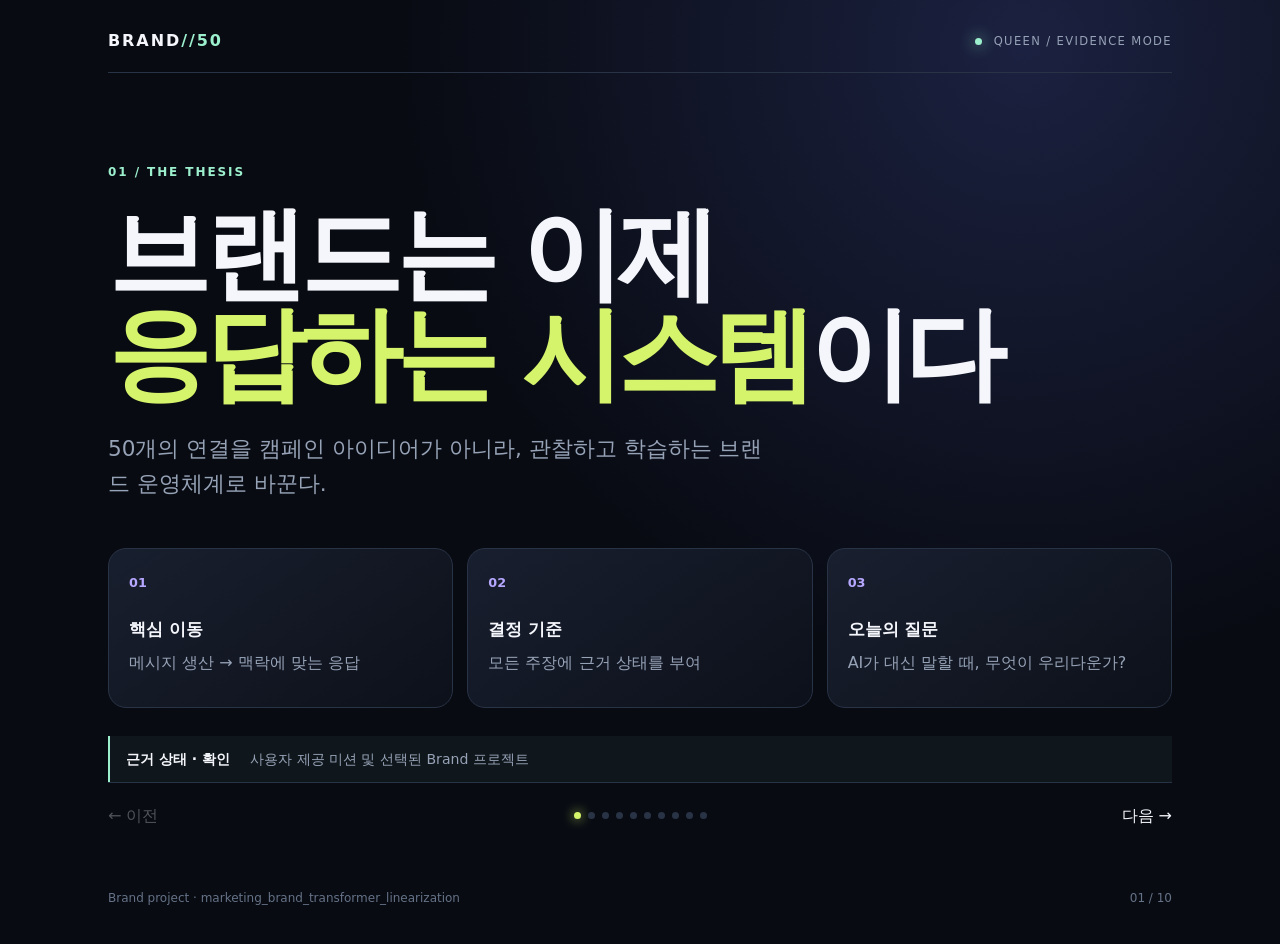
<file: docs/brand-strategy/index.html>
<!doctype html>
<html lang="ko">
<head>
  <meta charset="utf-8"><meta name="viewport" content="width=device-width,initial-scale=1">
  <meta name="description" content="AI 시대 브랜드 마케팅 전략 — QUEEN ontology workspace">
  <title>BRAND//50 — AI 브랜드 전략</title>
  <link rel="stylesheet" href="styles.css">
</head>
<body>
  <div class="shell">
    <header class="topbar"><a class="brand" href="#p0">BRAND<span>//50</span></a><div class="status"><i></i> QUEEN / EVIDENCE MODE</div></header>
    <main id="app" aria-live="polite"></main>
    <footer><span>Brand project · marketing_brand_transformer_linearization</span><span id="counter"></span></footer>
  </div>
  <script>
    const pages = [
      {k:'01',ey:'THE THESIS',title:'브랜드는 이제<br><em>응답하는 시스템</em>이다',body:'50개의 연결을 캠페인 아이디어가 아니라, 관찰하고 학습하는 브랜드 운영체계로 바꾼다.',cards:[['핵심 이동','메시지 생산 → 맥락에 맞는 응답'],['결정 기준','모든 주장에 근거 상태를 부여'],['오늘의 질문','AI가 대신 말할 때, 무엇이 우리다운가?']]},
      {k:'02',ey:'AUDIENCE CONTEXT',title:'고객을 세그먼트가 아닌<br><em>상황</em>으로 읽는다',body:'Audience Context는 사람을 고정된 타깃이 아니라 순간·욕구·제약의 조합으로 본다.',cards:[['상황','지금 무엇을 하려는가'],['긴장','무엇이 선택을 막는가'],['신호','어떤 말과 행동이 변하고 있는가']]},
      {k:'03',ey:'CULTURAL SIGNAL',title:'변화를 예측하지 말고<br><em>신호를 포착</em>한다',body:'Cultural Signal → 해석 → 기회. AI는 신호를 넓게 모으고, 사람은 의미와 경계를 결정한다.',cards:[['수집','검색·대화·커뮤니티 신호'],['해석','반복되는 맥락과 반론'],['기회','브랜드가 개입할 만한 간극']]},
      {k:'04',ey:'PROPOSITION',title:'좋은 포지셔닝은<br><em>증명 가능한 약속</em>이다',body:'문제와 해결가치를 한 문장으로 만들고, 증거 청크와 연결해 과장을 차단한다.',cards:[['문제','고객의 실제 마찰'],['약속','우리가 바꾸는 결과'],['증명','출처·사례·한계']]},
      {k:'05',ey:'CONTENT SYSTEM',title:'콘텐츠를 많이 만들지 말고<br><em>흐르게</em> 만든다',body:'하나의 메시지가 포맷과 채널을 바꾸며 재사용되는 Content System을 만든다.',cards:[['Message','한 문장 중심축'],['Format','숏폼·롱폼·대화형'],['Channel','발견 → 신뢰 → 전환']]},
      {k:'06',ey:'AI EXPERIENCE',title:'개인화의 시작은<br><em>동의와 기억</em>이다',body:'AI Experience는 맞춤형 답변보다 먼저 데이터 동의, 기억 범위, 설명 가능성을 설계한다.',cards:[['Consent','무엇을 기억할지 선택'],['Memory','브랜드·고객 맥락의 경계'],['Response','개인화된 다음 행동']]},
      {k:'07',ey:'COMMUNITY LOOP',title:'고객을 도달률이 아닌<br><em>기여자</em>로 만든다',body:'참여 → 기여 → 확산의 루프가 브랜드 자산이 된다. 보상보다 소속감과 영향력을 설계한다.',cards:[['참여','질문에 답하고'],['기여','경험을 남기고'],['확산','다음 사람의 결정을 돕는다']]},
      {k:'08',ey:'TRUST & GOVERNANCE',title:'신뢰는 카피가 아니라<br><em>인터페이스</em>다',body:'출처, 검토 상태, 공개 범위를 UI에 드러내면 브랜드의 AI 사용이 검증 가능해진다.',cards:[['확인','확인된 근거'],['가설','검증할 주장'],['미확인','보류하고 추가 확인']]},
      {k:'09',ey:'EXPERIMENT',title:'캠페인을 런칭하지 말고<br><em>학습을 런칭</em>한다',body:'가설 → 실행 → 측정 → 학습. 숫자를 장식하지 않고 다음 의사결정과 연결한다.',cards:[['Hypothesis','무엇이 바뀔까'],['Signal','무슨 행동을 볼까'],['Learn','무엇을 중단·확대할까']]},
      {k:'10',ey:'90-DAY ROADMAP',title:'작게 증명하고<br><em>빠르게 연결</em>한다',body:'90일 동안 하나의 고객 상황과 하나의 약속을 골라, 근거가 남는 AI 브랜드 루프를 만든다.',cards:[['01–30','맥락·약속·증거 정리'],['31–60','AI 경험·콘텐츠 실험'],['61–90','학습 공유·확장 판단']]}
    ];
    const app=document.querySelector('#app'), counter=document.querySelector('#counter');
    function render(){const i=Math.max(0,Math.min(9,Number(location.hash.slice(2))||0)),p=pages[i]; app.innerHTML=`<section class="hero"><div class="eyebrow">${p.k} / ${p.ey}</div><h1>${p.title}</h1><p class="lede">${p.body}</p><div class="grid">${p.cards.map((c,n)=>`<article class="card"><b>0${n+1}</b><h2>${c[0]}</h2><p>${c[1]}</p></article>`).join('')}</div><div class="evidence"><strong>근거 상태 · ${i===0?'확인':'가설'}</strong><span>${i===0?'사용자 제공 미션 및 선택된 Brand 프로젝트':'실제 온톨로지 청크 연결 전 — 전략 가설로 표시'}</span></div></section><nav class="pager"><a class="prev" href="#p${Math.max(0,i-1)}" ${i===0?'aria-disabled="true"':''}>← 이전</a><div class="dots">${pages.map((_,n)=>`<a href="#p${n}" class="${n===i?'active':''}" aria-label="${n+1}페이지"></a>`).join('')}</div><a class="next" href="#p${Math.min(9,i+1)}" ${i===9?'aria-disabled="true"':''}>다음 →</a></nav>`; counter.textContent=`${String(i+1).padStart(2,'0')} / 10`; document.title=`${p.ey} — BRAND//50`;}
    addEventListener('hashchange',render); if(!location.hash) location.hash='#p0'; render();
  </script>
</body>
</html>
</file>
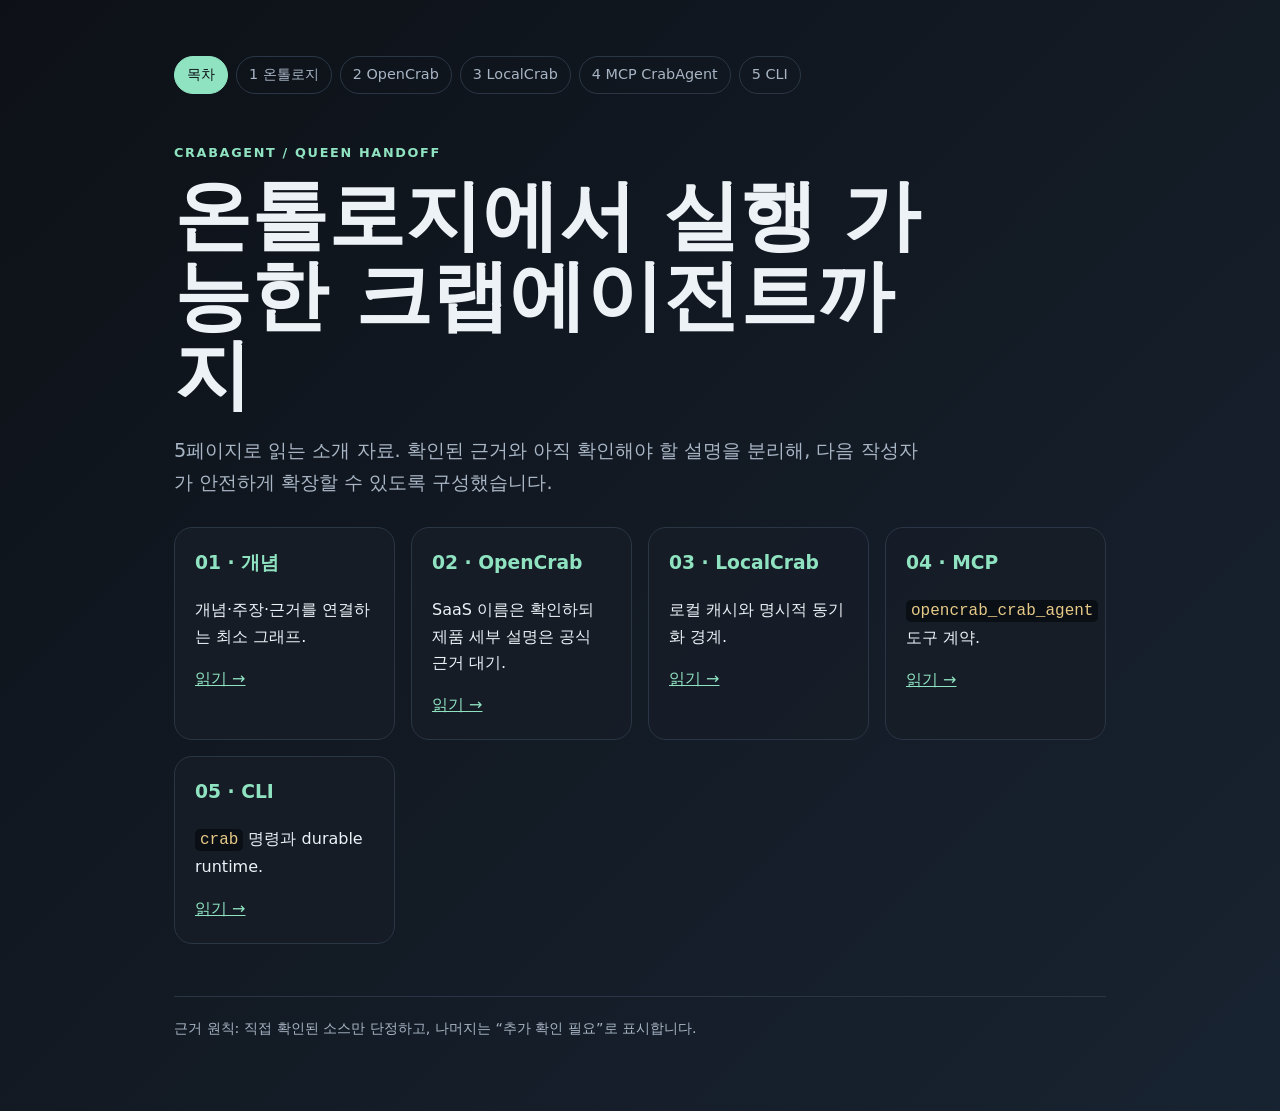
<file: docs/intro/index.html>
<!doctype html><html lang="ko"><head><meta charset="utf-8"><meta name="viewport" content="width=device-width,initial-scale=1"><title>CrabAgent 소개</title><link rel="stylesheet" href="styles.css"></head><body><main>
<nav aria-label="소개 페이지"><a aria-current="page" href="index.html">목차</a><a href="page-1-ontology.html">1 온톨로지</a><a href="page-2-opencrab.html">2 OpenCrab</a><a href="page-3-localcrab.html">3 LocalCrab</a><a href="page-4-mcp.html">4 MCP CrabAgent</a><a href="page-5-cli.html">5 CLI</a></nav>
<p class="eyebrow">CrabAgent / QUEEN handoff</p><h1>온톨로지에서 실행 가능한 크랩에이전트까지</h1><p class="lede">5페이지로 읽는 소개 자료. 확인된 근거와 아직 확인해야 할 설명을 분리해, 다음 작성자가 안전하게 확장할 수 있도록 구성했습니다.</p>
<div class="grid"><section class="card"><h3>01 · 개념</h3><p>개념·주장·근거를 연결하는 최소 그래프.</p><a href="page-1-ontology.html">읽기 →</a></section><section class="card"><h3>02 · OpenCrab</h3><p>SaaS 이름은 확인하되 제품 세부 설명은 공식 근거 대기.</p><a href="page-2-opencrab.html">읽기 →</a></section><section class="card"><h3>03 · LocalCrab</h3><p>로컬 캐시와 명시적 동기화 경계.</p><a href="page-3-localcrab.html">읽기 →</a></section><section class="card"><h3>04 · MCP</h3><p><code>opencrab_crab_agent</code> 도구 계약.</p><a href="page-4-mcp.html">읽기 →</a></section><section class="card"><h3>05 · CLI</h3><p><code>crab</code> 명령과 durable runtime.</p><a href="page-5-cli.html">읽기 →</a></section></div>
<footer>근거 원칙: 직접 확인된 소스만 단정하고, 나머지는 “추가 확인 필요”로 표시합니다.</footer></main></body></html>
</file>
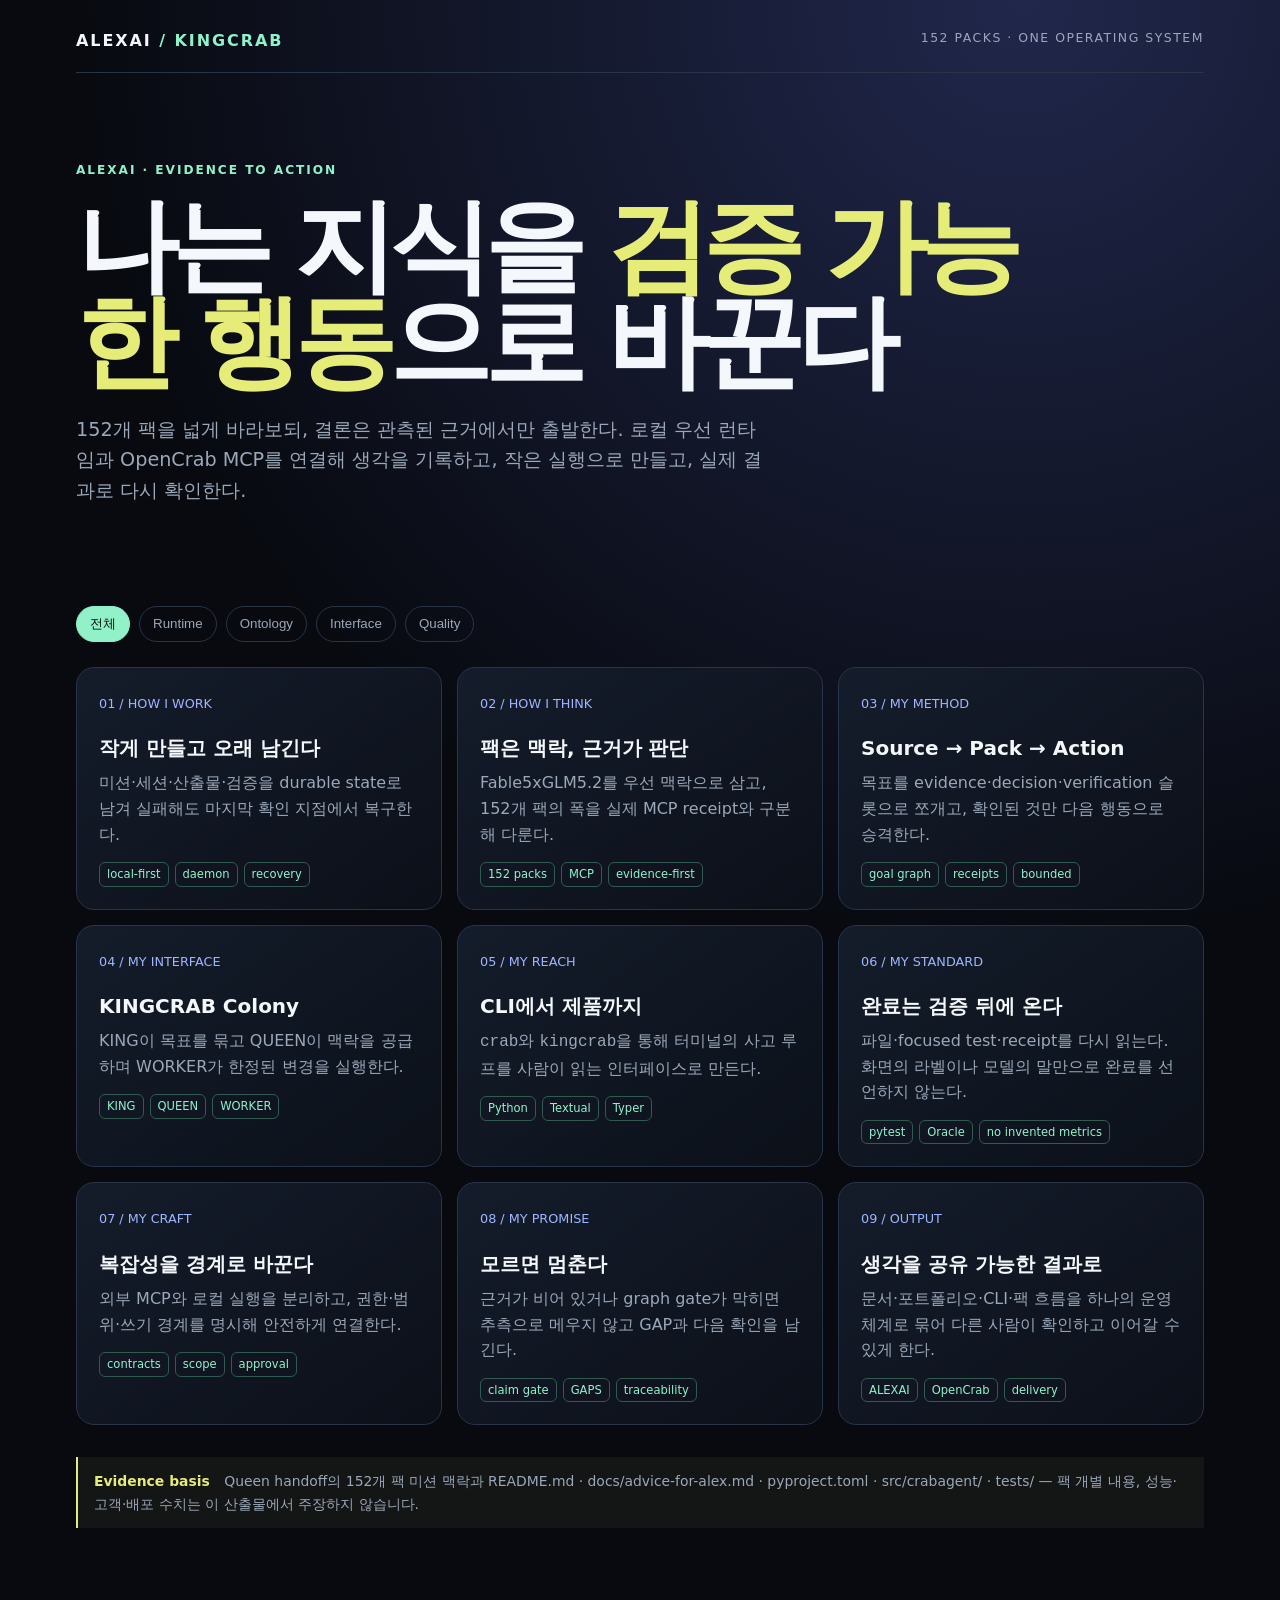
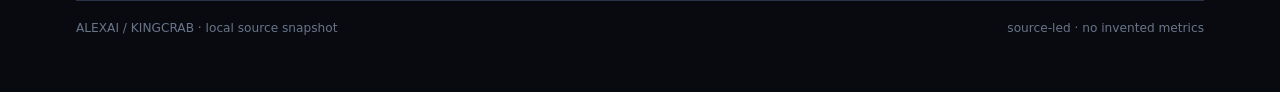
<file: docs/portfolio/index.html>
<!doctype html>
<html lang="ko">
<head>
  <meta charset="utf-8"><meta name="viewport" content="width=device-width,initial-scale=1">
  <meta name="description" content="ALEXAI — 근거를 실행 가능한 시스템으로 바꾸는 사람">
  <title>ALEXAI — Evidence to Action</title>
  <style>
    :root{color-scheme:dark;--bg:#080a10;--panel:#111722;--line:#283448;--text:#f4f7fb;--muted:#9aa8ba;--mint:#91f2c9;--yellow:#e5ed78;--blue:#9eb5ff}*{box-sizing:border-box}body{margin:0;background:radial-gradient(circle at 80% 0,#20274b 0,#080a10 48%);color:var(--text);font:16px/1.6 Inter,system-ui,sans-serif}.wrap{max-width:1180px;margin:auto;padding:28px 26px 54px}.top{display:flex;justify-content:space-between;border-bottom:1px solid var(--line);padding-bottom:18px}.logo{font-weight:800;letter-spacing:.12em}.logo b{color:var(--mint)}.tag{color:var(--muted);font-size:.78rem;letter-spacing:.12em}.hero{padding:88px 0 55px}.eyebrow{color:var(--mint);font-size:.76rem;letter-spacing:.16em;font-weight:700}.hero h1{font-size:clamp(3rem,8vw,7rem);line-height:.94;letter-spacing:-.07em;margin:18px 0 24px;max-width:950px}.hero h1 em{font-style:normal;color:var(--yellow)}.hero p{max-width:690px;color:var(--muted);font-size:1.2rem}.toolbar{display:flex;gap:9px;flex-wrap:wrap;margin:25px 0}.filter{border:1px solid var(--line);border-radius:999px;background:transparent;color:var(--muted);padding:8px 13px;cursor:pointer}.filter.active,.filter:hover{background:var(--mint);border-color:var(--mint);color:#07110d}.grid{display:grid;grid-template-columns:repeat(3,1fr);gap:15px}.card{background:linear-gradient(145deg,rgba(21,29,44,.95),rgba(12,16,25,.95));border:1px solid var(--line);border-radius:18px;padding:22px;min-height:205px}.card .num{color:var(--blue);font-size:.8rem}.card h2{font-size:1.25rem;margin:17px 0 6px}.card p{color:var(--muted);margin:0 0 15px}.chips{display:flex;gap:6px;flex-wrap:wrap}.chip{font-size:.72rem;color:var(--mint);border:1px solid #315a50;border-radius:6px;padding:2px 7px}.evidence{margin-top:32px;border-left:2px solid var(--yellow);background:rgba(229,237,120,.05);padding:13px 16px;color:var(--muted);font-size:.87rem}.evidence strong{color:var(--yellow);margin-right:10px}footer{display:flex;justify-content:space-between;border-top:1px solid var(--line);margin-top:72px;padding-top:18px;color:#68758a;font-size:.76rem}@media(max-width:760px){.wrap{padding:20px 16px}.hero{padding:60px 0 35px}.grid{grid-template-columns:1fr}.tag{display:none}footer{display:block}footer span{display:block;margin-top:6px}}
  </style>
</head>
<body>
  <div class="wrap">
    <header class="top"><div class="logo">ALEXAI <b>/ KINGCRAB</b></div><div class="tag">152 PACKS · ONE OPERATING SYSTEM</div></header>
    <main>
      <section class="hero"><div class="eyebrow">ALEXAI · EVIDENCE TO ACTION</div><h1>나는 지식을 <em>검증 가능한 행동</em>으로 바꾼다</h1><p>152개 팩을 넓게 바라보되, 결론은 관측된 근거에서만 출발한다. 로컬 우선 런타임과 OpenCrab MCP를 연결해 생각을 기록하고, 작은 실행으로 만들고, 실제 결과로 다시 확인한다.</p></section>
      <div class="toolbar" role="group" aria-label="기술 영역 필터"><button class="filter active" data-filter="all">전체</button><button class="filter" data-filter="runtime">Runtime</button><button class="filter" data-filter="ontology">Ontology</button><button class="filter" data-filter="interface">Interface</button><button class="filter" data-filter="quality">Quality</button></div>
      <section class="grid" id="stack" aria-live="polite">
        <article class="card" data-kind="runtime"><span class="num">01 / HOW I WORK</span><h2>작게 만들고 오래 남긴다</h2><p>미션·세션·산출물·검증을 durable state로 남겨 실패해도 마지막 확인 지점에서 복구한다.</p><div class="chips"><span class="chip">local-first</span><span class="chip">daemon</span><span class="chip">recovery</span></div></article>
        <article class="card" data-kind="ontology"><span class="num">02 / HOW I THINK</span><h2>팩은 맥락, 근거가 판단</h2><p>Fable5xGLM5.2를 우선 맥락으로 삼고, 152개 팩의 폭을 실제 MCP receipt와 구분해 다룬다.</p><div class="chips"><span class="chip">152 packs</span><span class="chip">MCP</span><span class="chip">evidence-first</span></div></article>
        <article class="card" data-kind="ontology"><span class="num">03 / MY METHOD</span><h2>Source → Pack → Action</h2><p>목표를 evidence·decision·verification 슬롯으로 쪼개고, 확인된 것만 다음 행동으로 승격한다.</p><div class="chips"><span class="chip">goal graph</span><span class="chip">receipts</span><span class="chip">bounded</span></div></article>
        <article class="card" data-kind="interface"><span class="num">04 / MY INTERFACE</span><h2>KINGCRAB Colony</h2><p>KING이 목표를 묶고 QUEEN이 맥락을 공급하며 WORKER가 한정된 변경을 실행한다.</p><div class="chips"><span class="chip">KING</span><span class="chip">QUEEN</span><span class="chip">WORKER</span></div></article>
        <article class="card" data-kind="interface"><span class="num">05 / MY REACH</span><h2>CLI에서 제품까지</h2><p><code>crab</code>와 <code>kingcrab</code>을 통해 터미널의 사고 루프를 사람이 읽는 인터페이스로 만든다.</p><div class="chips"><span class="chip">Python</span><span class="chip">Textual</span><span class="chip">Typer</span></div></article>
        <article class="card" data-kind="quality"><span class="num">06 / MY STANDARD</span><h2>완료는 검증 뒤에 온다</h2><p>파일·focused test·receipt를 다시 읽는다. 화면의 라벨이나 모델의 말만으로 완료를 선언하지 않는다.</p><div class="chips"><span class="chip">pytest</span><span class="chip">Oracle</span><span class="chip">no invented metrics</span></div></article>
        <article class="card" data-kind="runtime"><span class="num">07 / MY CRAFT</span><h2>복잡성을 경계로 바꾼다</h2><p>외부 MCP와 로컬 실행을 분리하고, 권한·범위·쓰기 경계를 명시해 안전하게 연결한다.</p><div class="chips"><span class="chip">contracts</span><span class="chip">scope</span><span class="chip">approval</span></div></article>
        <article class="card" data-kind="quality"><span class="num">08 / MY PROMISE</span><h2>모르면 멈춘다</h2><p>근거가 비어 있거나 graph gate가 막히면 추측으로 메우지 않고 GAP과 다음 확인을 남긴다.</p><div class="chips"><span class="chip">claim gate</span><span class="chip">GAPS</span><span class="chip">traceability</span></div></article>
        <article class="card" data-kind="runtime"><span class="num">09 / OUTPUT</span><h2>생각을 공유 가능한 결과로</h2><p>문서·포트폴리오·CLI·팩 흐름을 하나의 운영체계로 묶어 다른 사람이 확인하고 이어갈 수 있게 한다.</p><div class="chips"><span class="chip">ALEXAI</span><span class="chip">OpenCrab</span><span class="chip">delivery</span></div></article>
      </section>
      <div class="evidence"><strong>Evidence basis</strong> Queen handoff의 152개 팩 미션 맥락과 README.md · docs/advice-for-alex.md · pyproject.toml · src/crabagent/ · tests/ — 팩 개별 내용, 성능·고객·배포 수치는 이 산출물에서 주장하지 않습니다.</div>
    </main>
    <footer><span>ALEXAI / KINGCRAB · local source snapshot</span><span>source-led · no invented metrics</span></footer>
  </div>
  <script>const buttons=[...document.querySelectorAll('.filter')],cards=[...document.querySelectorAll('.card')];buttons.forEach(b=>b.addEventListener('click',()=>{buttons.forEach(x=>x.classList.toggle('active',x===b));const f=b.dataset.filter;cards.forEach(c=>c.hidden=f!=='all'&&c.dataset.kind!==f)}));</script>
</body>
</html>
</file>
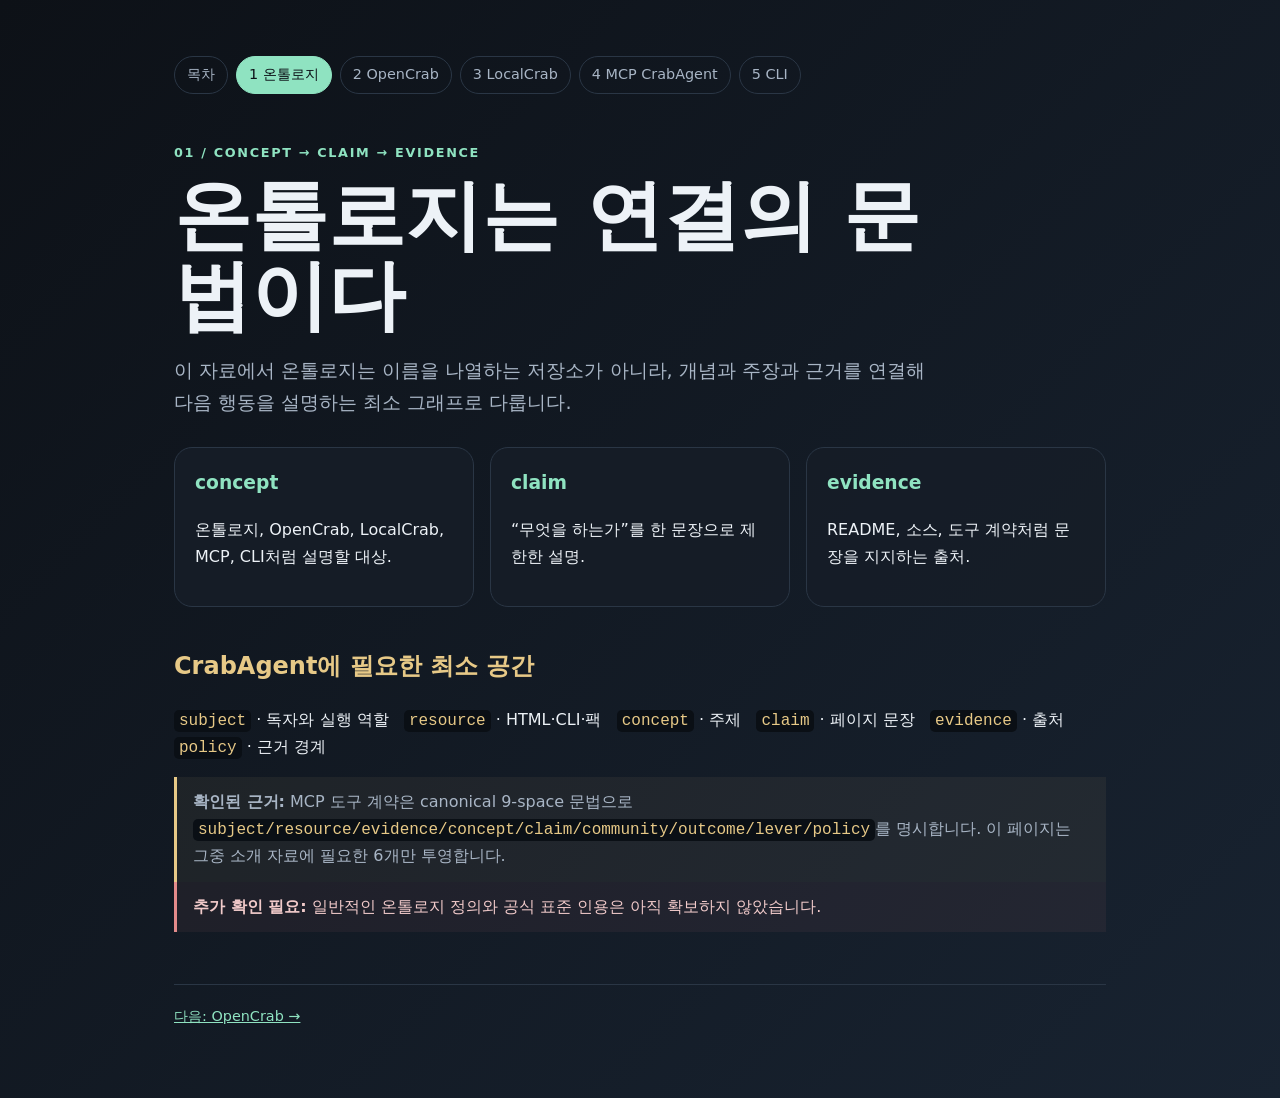
<file: docs/intro/page-1-ontology.html>
<!doctype html><html lang="ko"><head><meta charset="utf-8"><meta name="viewport" content="width=device-width,initial-scale=1"><title>1. 온톨로지</title><link rel="stylesheet" href="styles.css"></head><body><main>
<nav aria-label="소개 페이지"><a href="index.html">목차</a><a aria-current="page" href="page-1-ontology.html">1 온톨로지</a><a href="page-2-opencrab.html">2 OpenCrab</a><a href="page-3-localcrab.html">3 LocalCrab</a><a href="page-4-mcp.html">4 MCP CrabAgent</a><a href="page-5-cli.html">5 CLI</a></nav>
<p class="eyebrow">01 / concept → claim → evidence</p><h1>온톨로지는 연결의 문법이다</h1><p class="lede">이 자료에서 온톨로지는 이름을 나열하는 저장소가 아니라, 개념과 주장과 근거를 연결해 다음 행동을 설명하는 최소 그래프로 다룹니다.</p>
<div class="grid"><section class="card"><h3>concept</h3><p>온톨로지, OpenCrab, LocalCrab, MCP, CLI처럼 설명할 대상.</p></section><section class="card"><h3>claim</h3><p>“무엇을 하는가”를 한 문장으로 제한한 설명.</p></section><section class="card"><h3>evidence</h3><p>README, 소스, 도구 계약처럼 문장을 지지하는 출처.</p></section></div>
<h2>CrabAgent에 필요한 최소 공간</h2><p><code>subject</code> · 독자와 실행 역할 &nbsp; <code>resource</code> · HTML·CLI·팩 &nbsp; <code>concept</code> · 주제 &nbsp; <code>claim</code> · 페이지 문장 &nbsp; <code>evidence</code> · 출처 &nbsp; <code>policy</code> · 근거 경계</p>
<div class="evidence"><strong>확인된 근거:</strong> MCP 도구 계약은 canonical 9-space 문법으로 <code>subject/resource/evidence/concept/claim/community/outcome/lever/policy</code>를 명시합니다. 이 페이지는 그중 소개 자료에 필요한 6개만 투영합니다.</div>
<div class="pending"><strong>추가 확인 필요:</strong> 일반적인 온톨로지 정의와 공식 표준 인용은 아직 확보하지 않았습니다.</div>
<footer><a href="page-2-opencrab.html">다음: OpenCrab →</a></footer></main></body></html>
</file>
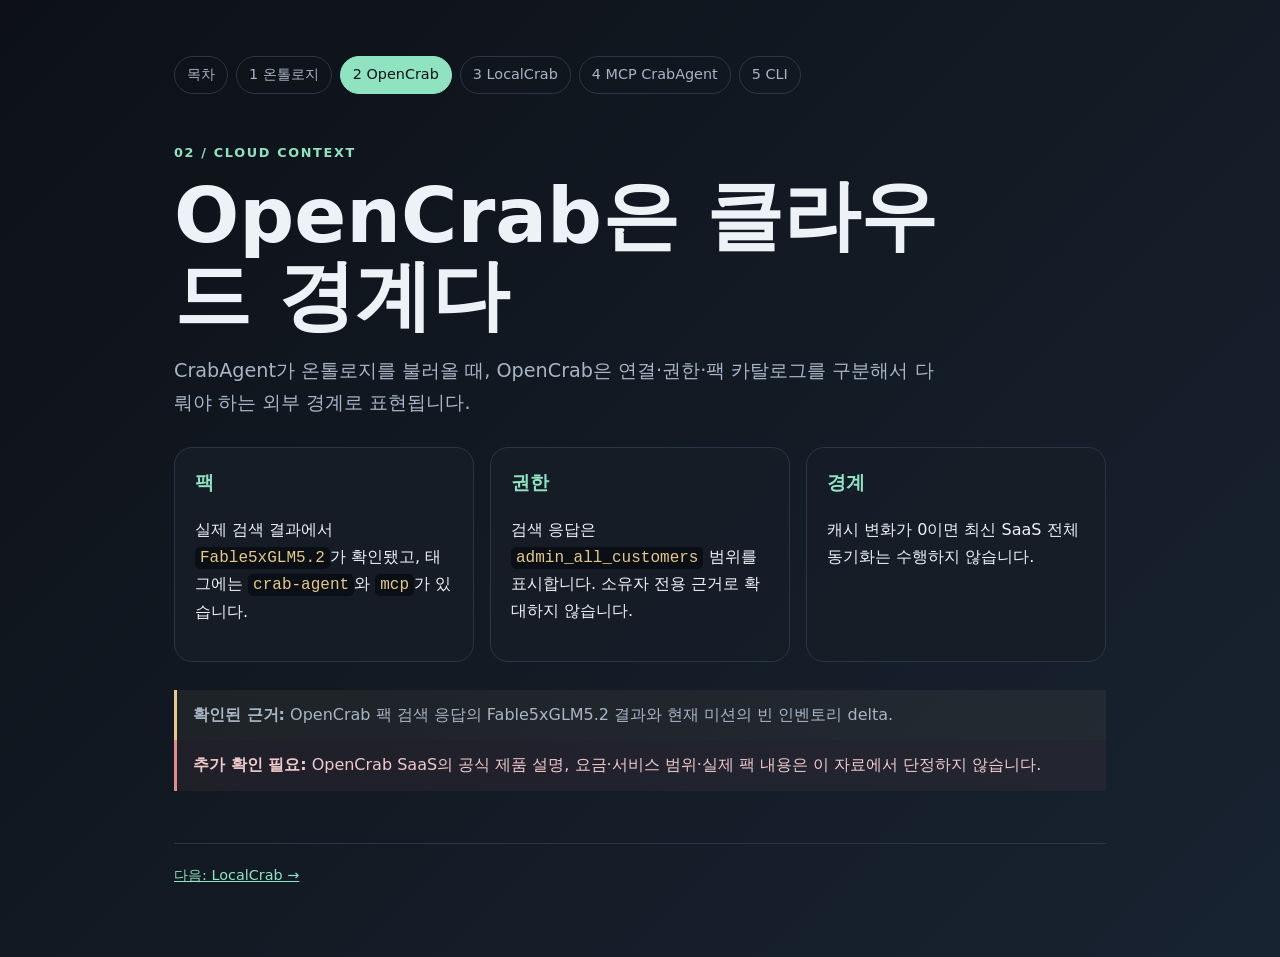
<file: docs/intro/page-2-opencrab.html>
<!doctype html><html lang="ko"><head><meta charset="utf-8"><meta name="viewport" content="width=device-width,initial-scale=1"><title>2. OpenCrab</title><link rel="stylesheet" href="styles.css"></head><body><main>
<nav aria-label="소개 페이지"><a href="index.html">목차</a><a href="page-1-ontology.html">1 온톨로지</a><a aria-current="page" href="page-2-opencrab.html">2 OpenCrab</a><a href="page-3-localcrab.html">3 LocalCrab</a><a href="page-4-mcp.html">4 MCP CrabAgent</a><a href="page-5-cli.html">5 CLI</a></nav>
<p class="eyebrow">02 / cloud context</p><h1>OpenCrab은 클라우드 경계다</h1><p class="lede">CrabAgent가 온톨로지를 불러올 때, OpenCrab은 연결·권한·팩 카탈로그를 구분해서 다뤄야 하는 외부 경계로 표현됩니다.</p>
<div class="grid"><section class="card"><h3>팩</h3><p>실제 검색 결과에서 <code>Fable5xGLM5.2</code>가 확인됐고, 태그에는 <code>crab-agent</code>와 <code>mcp</code>가 있습니다.</p></section><section class="card"><h3>권한</h3><p>검색 응답은 <code>admin_all_customers</code> 범위를 표시합니다. 소유자 전용 근거로 확대하지 않습니다.</p></section><section class="card"><h3>경계</h3><p>캐시 변화가 0이면 최신 SaaS 전체 동기화는 수행하지 않습니다.</p></section></div>
<div class="evidence"><strong>확인된 근거:</strong> OpenCrab 팩 검색 응답의 Fable5xGLM5.2 결과와 현재 미션의 빈 인벤토리 delta.</div>
<div class="pending"><strong>추가 확인 필요:</strong> OpenCrab SaaS의 공식 제품 설명, 요금·서비스 범위·실제 팩 내용은 이 자료에서 단정하지 않습니다.</div>
<footer><a href="page-3-localcrab.html">다음: LocalCrab →</a></footer></main></body></html>
</file>
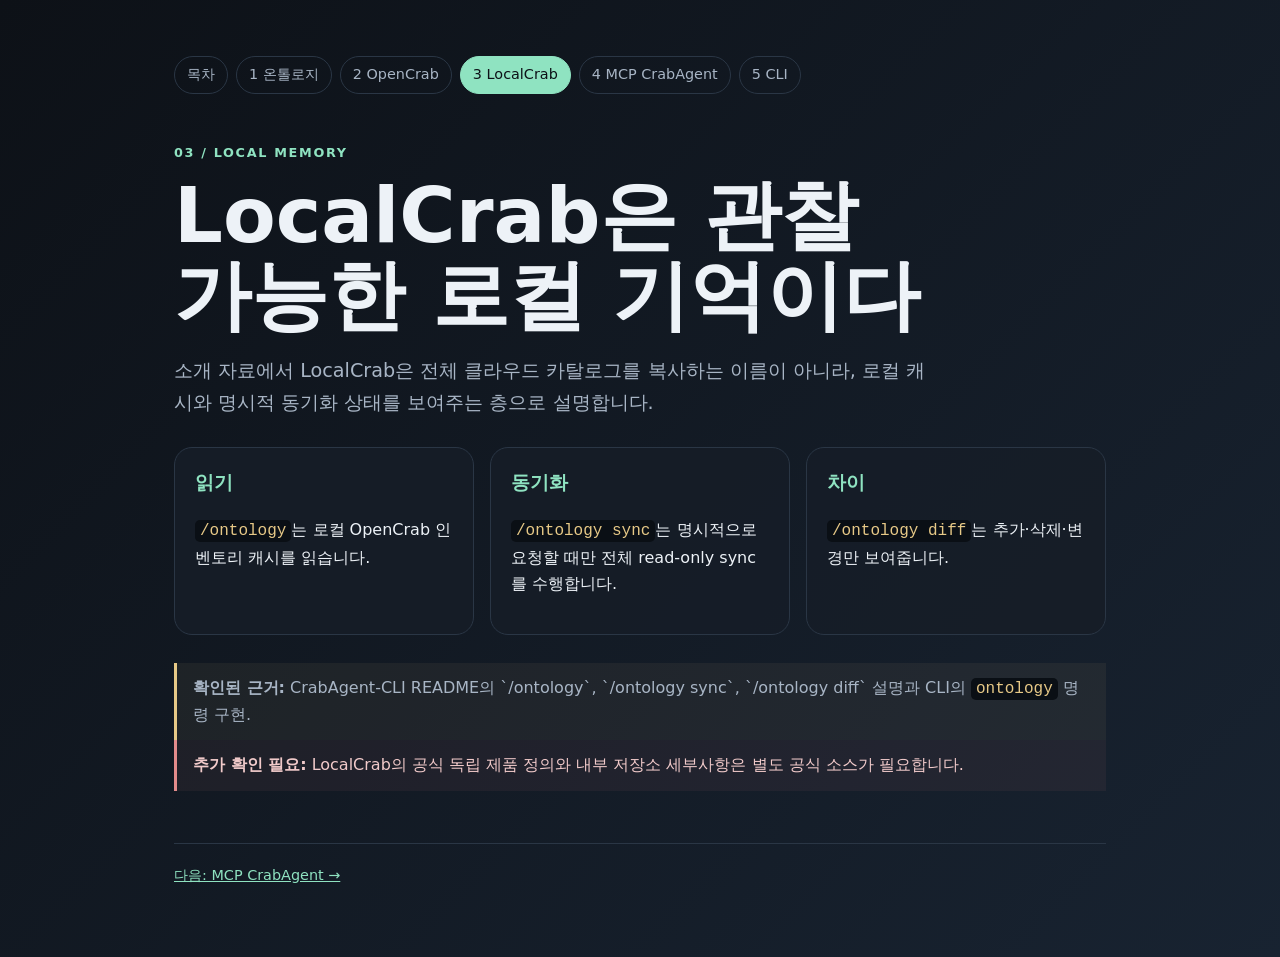
<file: docs/intro/page-3-localcrab.html>
<!doctype html><html lang="ko"><head><meta charset="utf-8"><meta name="viewport" content="width=device-width,initial-scale=1"><title>3. LocalCrab</title><link rel="stylesheet" href="styles.css"></head><body><main>
<nav aria-label="소개 페이지"><a href="index.html">목차</a><a href="page-1-ontology.html">1 온톨로지</a><a href="page-2-opencrab.html">2 OpenCrab</a><a aria-current="page" href="page-3-localcrab.html">3 LocalCrab</a><a href="page-4-mcp.html">4 MCP CrabAgent</a><a href="page-5-cli.html">5 CLI</a></nav>
<p class="eyebrow">03 / local memory</p><h1>LocalCrab은 관찰 가능한 로컬 기억이다</h1><p class="lede">소개 자료에서 LocalCrab은 전체 클라우드 카탈로그를 복사하는 이름이 아니라, 로컬 캐시와 명시적 동기화 상태를 보여주는 층으로 설명합니다.</p>
<div class="grid"><section class="card"><h3>읽기</h3><p><code>/ontology</code>는 로컬 OpenCrab 인벤토리 캐시를 읽습니다.</p></section><section class="card"><h3>동기화</h3><p><code>/ontology sync</code>는 명시적으로 요청할 때만 전체 read-only sync를 수행합니다.</p></section><section class="card"><h3>차이</h3><p><code>/ontology diff</code>는 추가·삭제·변경만 보여줍니다.</p></section></div>
<div class="evidence"><strong>확인된 근거:</strong> CrabAgent-CLI README의 `/ontology`, `/ontology sync`, `/ontology diff` 설명과 CLI의 <code>ontology</code> 명령 구현.</div>
<div class="pending"><strong>추가 확인 필요:</strong> LocalCrab의 공식 독립 제품 정의와 내부 저장소 세부사항은 별도 공식 소스가 필요합니다.</div>
<footer><a href="page-4-mcp.html">다음: MCP CrabAgent →</a></footer></main></body></html>
</file>
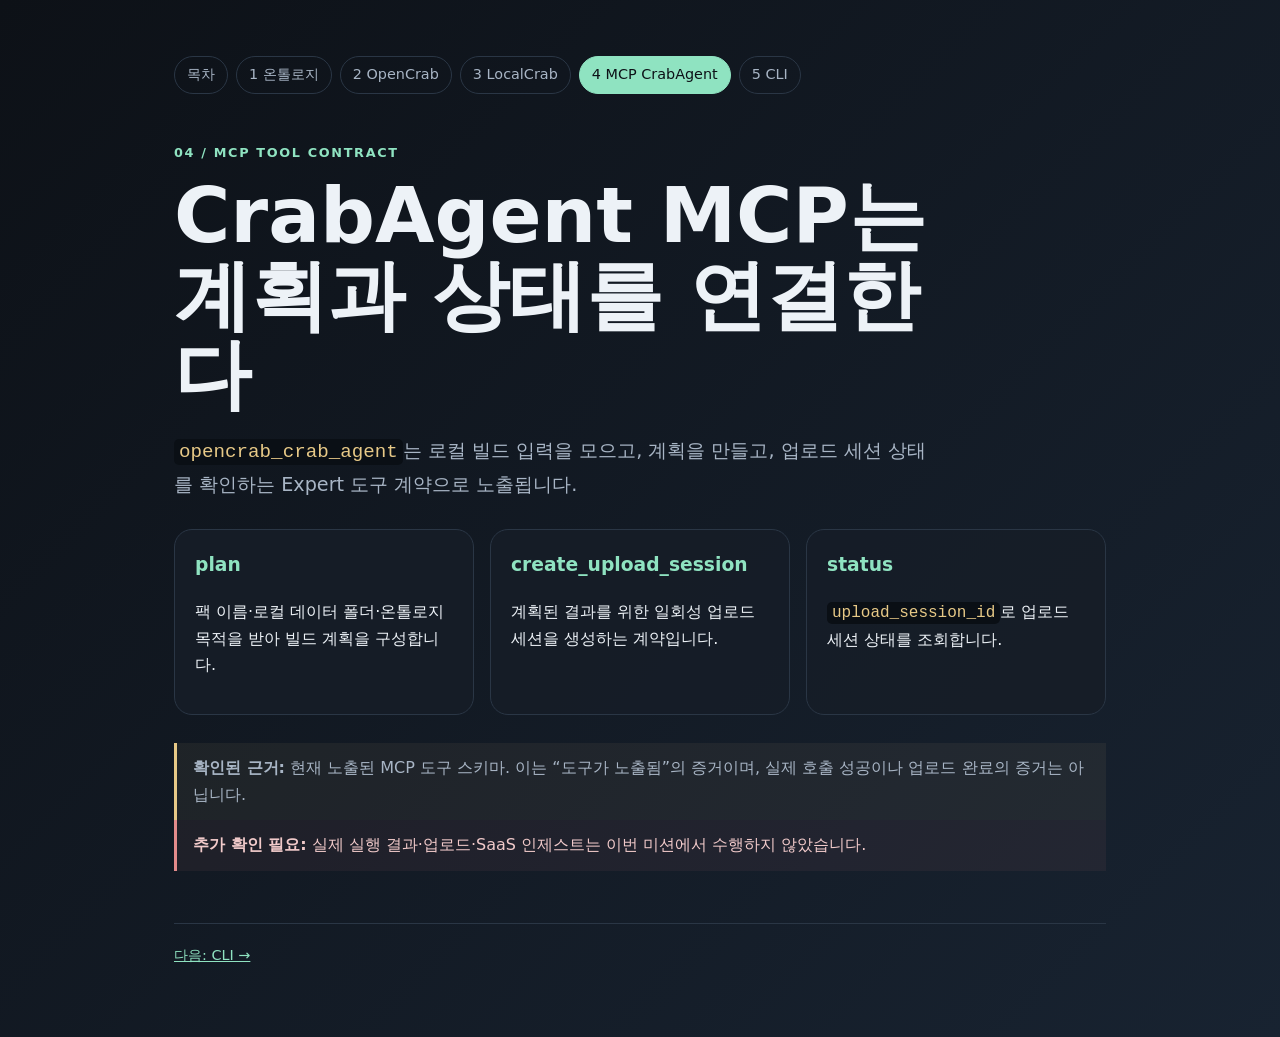
<file: docs/intro/page-4-mcp.html>
<!doctype html><html lang="ko"><head><meta charset="utf-8"><meta name="viewport" content="width=device-width,initial-scale=1"><title>4. MCP CrabAgent</title><link rel="stylesheet" href="styles.css"></head><body><main>
<nav aria-label="소개 페이지"><a href="index.html">목차</a><a href="page-1-ontology.html">1 온톨로지</a><a href="page-2-opencrab.html">2 OpenCrab</a><a href="page-3-localcrab.html">3 LocalCrab</a><a aria-current="page" href="page-4-mcp.html">4 MCP CrabAgent</a><a href="page-5-cli.html">5 CLI</a></nav>
<p class="eyebrow">04 / mcp tool contract</p><h1>CrabAgent MCP는 계획과 상태를 연결한다</h1><p class="lede"><code>opencrab_crab_agent</code>는 로컬 빌드 입력을 모으고, 계획을 만들고, 업로드 세션 상태를 확인하는 Expert 도구 계약으로 노출됩니다.</p>
<div class="grid"><section class="card"><h3>plan</h3><p>팩 이름·로컬 데이터 폴더·온톨로지 목적을 받아 빌드 계획을 구성합니다.</p></section><section class="card"><h3>create_upload_session</h3><p>계획된 결과를 위한 일회성 업로드 세션을 생성하는 계약입니다.</p></section><section class="card"><h3>status</h3><p><code>upload_session_id</code>로 업로드 세션 상태를 조회합니다.</p></section></div>
<div class="evidence"><strong>확인된 근거:</strong> 현재 노출된 MCP 도구 스키마. 이는 “도구가 노출됨”의 증거이며, 실제 호출 성공이나 업로드 완료의 증거는 아닙니다.</div>
<div class="pending"><strong>추가 확인 필요:</strong> 실제 실행 결과·업로드·SaaS 인제스트는 이번 미션에서 수행하지 않았습니다.</div>
<footer><a href="page-5-cli.html">다음: CLI →</a></footer></main></body></html>
</file>
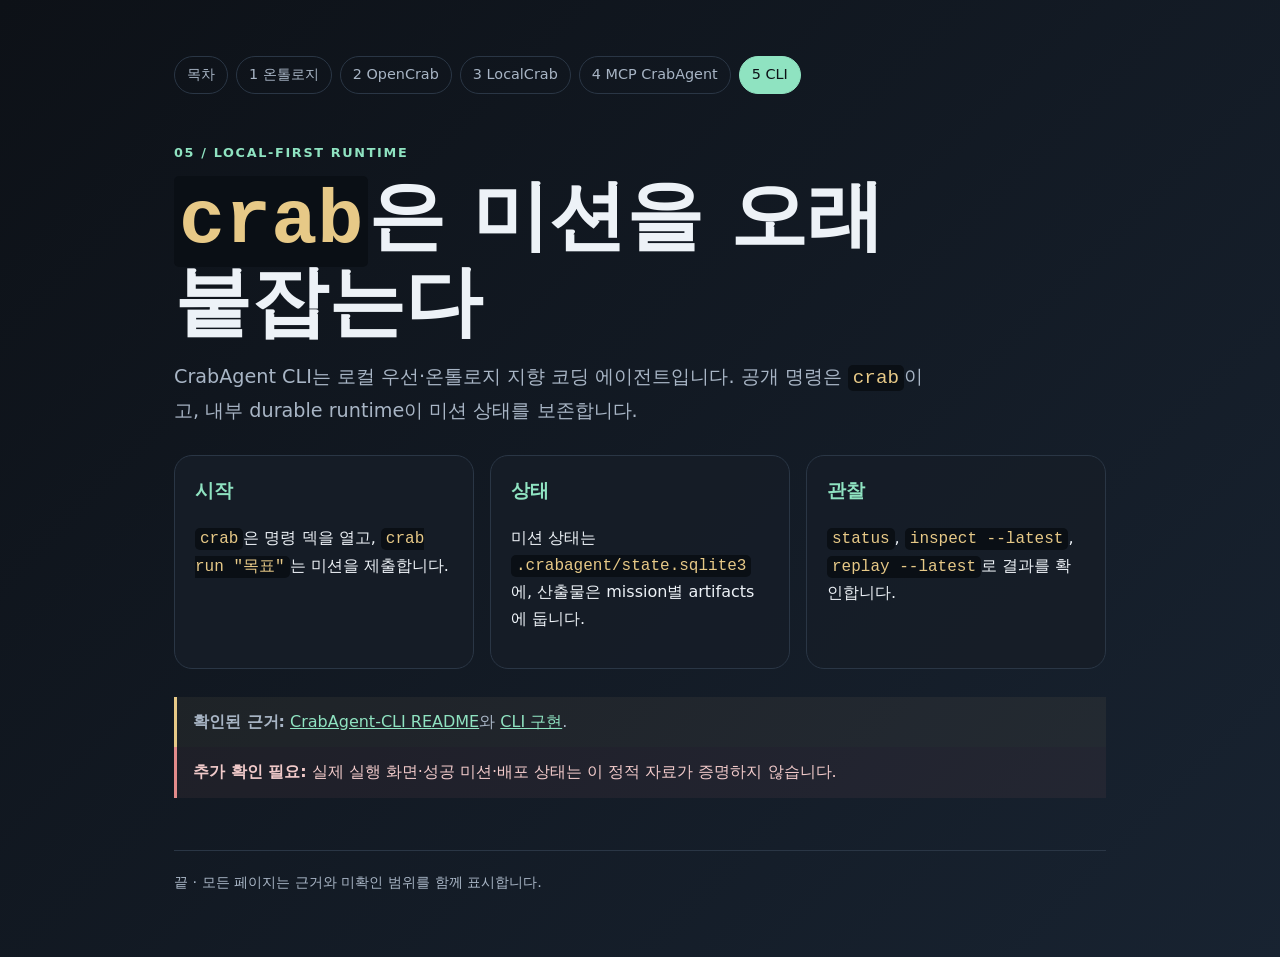
<file: docs/intro/page-5-cli.html>
<!doctype html><html lang="ko"><head><meta charset="utf-8"><meta name="viewport" content="width=device-width,initial-scale=1"><title>5. CrabAgent CLI</title><link rel="stylesheet" href="styles.css"></head><body><main>
<nav aria-label="소개 페이지"><a href="index.html">목차</a><a href="page-1-ontology.html">1 온톨로지</a><a href="page-2-opencrab.html">2 OpenCrab</a><a href="page-3-localcrab.html">3 LocalCrab</a><a href="page-4-mcp.html">4 MCP CrabAgent</a><a aria-current="page" href="page-5-cli.html">5 CLI</a></nav>
<p class="eyebrow">05 / local-first runtime</p><h1><code>crab</code>은 미션을 오래 붙잡는다</h1><p class="lede">CrabAgent CLI는 로컬 우선·온톨로지 지향 코딩 에이전트입니다. 공개 명령은 <code>crab</code>이고, 내부 durable runtime이 미션 상태를 보존합니다.</p>
<div class="grid"><section class="card"><h3>시작</h3><p><code>crab</code>은 명령 덱을 열고, <code>crab run "목표"</code>는 미션을 제출합니다.</p></section><section class="card"><h3>상태</h3><p>미션 상태는 <code>.crabagent/state.sqlite3</code>에, 산출물은 mission별 artifacts에 둡니다.</p></section><section class="card"><h3>관찰</h3><p><code>status</code>, <code>inspect --latest</code>, <code>replay --latest</code>로 결과를 확인합니다.</p></section></div>
<div class="evidence"><strong>확인된 근거:</strong> <a href="../../README.md">CrabAgent-CLI README</a>와 <a href="../../src/crabagent/cli.py">CLI 구현</a>.</div>
<div class="pending"><strong>추가 확인 필요:</strong> 실제 실행 화면·성공 미션·배포 상태는 이 정적 자료가 증명하지 않습니다.</div>
<footer>끝 · 모든 페이지는 근거와 미확인 범위를 함께 표시합니다.</footer></main></body></html>
</file>
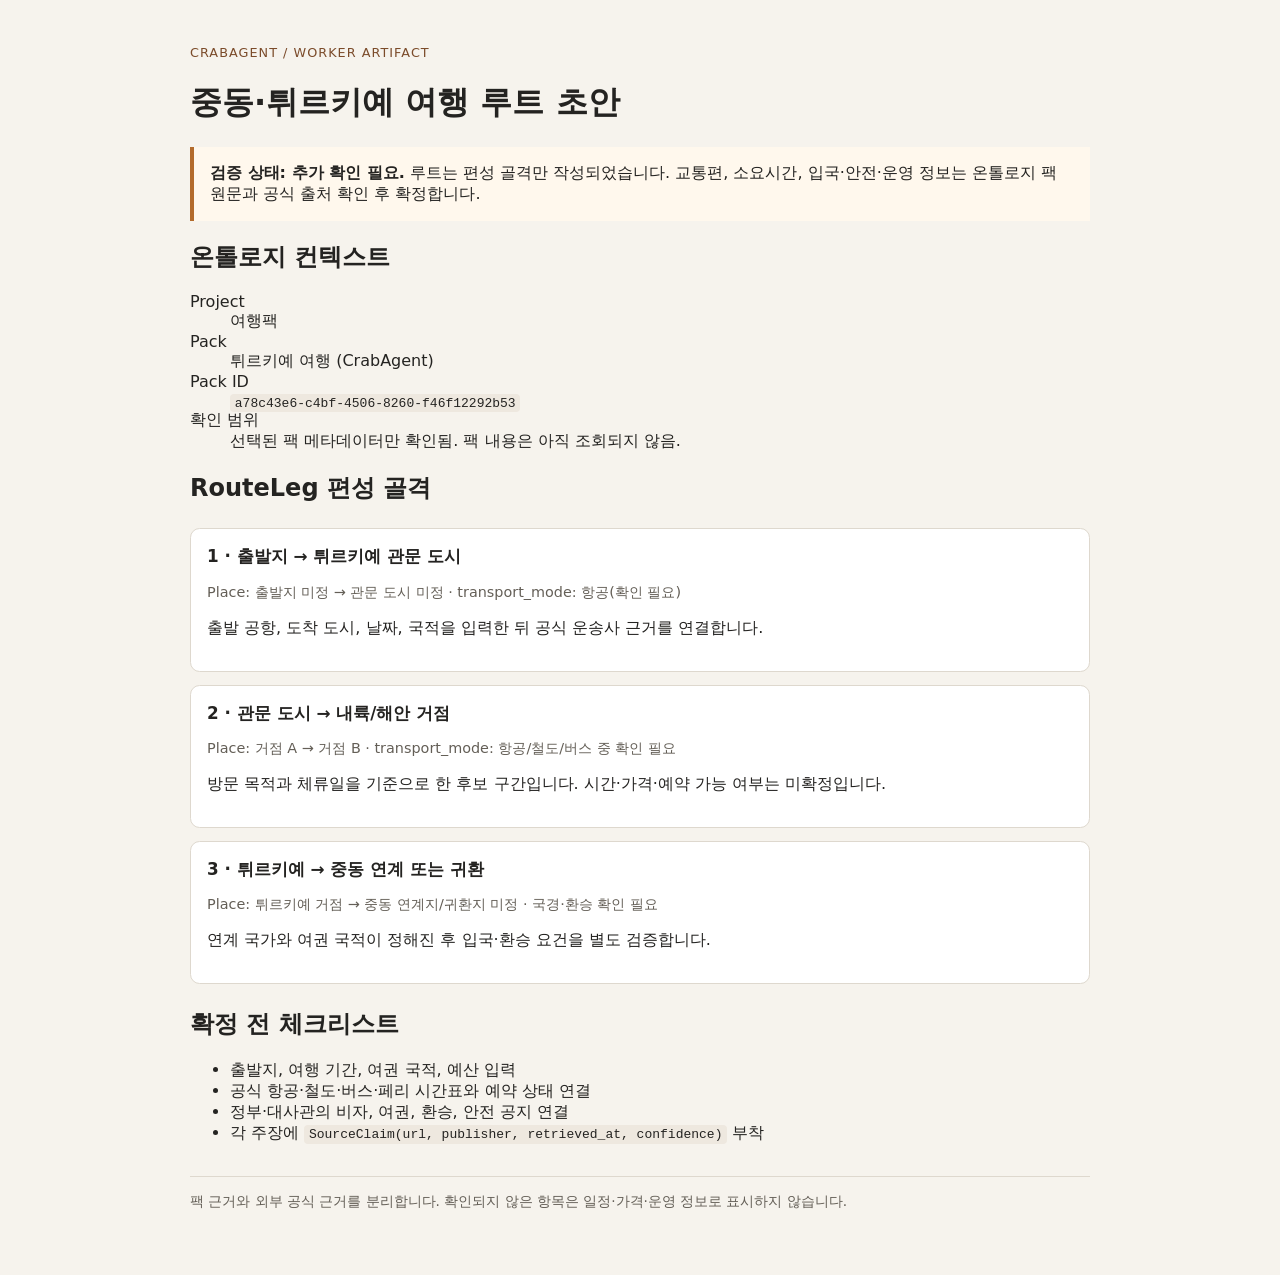
<file: docs/travel/turkey-middle-east-route.html>
<!doctype html>
<html lang="ko">
<head>
  <meta charset="utf-8">
  <meta name="viewport" content="width=device-width,initial-scale=1">
  <title>튀르키예·중동 루트 | CrabAgent</title>
  <style>
    :root { color-scheme: light; font-family: system-ui, -apple-system, sans-serif; }
    body { margin: 0; background: #f6f3ed; color: #242321; }
    main { max-width: 900px; margin: 0 auto; padding: 2rem 1.25rem 4rem; }
    .eyebrow { color: #7b4b2a; font-size: .8rem; letter-spacing: .08em; text-transform: uppercase; }
    .notice { border-left: 4px solid #b36b2c; background: #fff8ed; padding: 1rem; }
    .route { display: grid; gap: .8rem; margin: 1.5rem 0; }
    .leg { background: #fff; border: 1px solid #ded8ce; border-radius: .6rem; padding: 1rem; }
    .leg h2 { margin: 0 0 .35rem; font-size: 1.05rem; }
    .meta { color: #645f57; font-size: .9rem; }
    code { background: #eee8df; padding: .1rem .3rem; border-radius: .25rem; }
    footer { margin-top: 2rem; border-top: 1px solid #ded8ce; padding-top: 1rem; font-size: .85rem; color: #645f57; }
  </style>
</head>
<body>
<main>
  <p class="eyebrow">CrabAgent / WORKER artifact</p>
  <h1>중동·튀르키예 여행 루트 초안</h1>
  <p class="notice"><strong>검증 상태: 추가 확인 필요.</strong> 루트는 편성 골격만 작성되었습니다. 교통편, 소요시간, 입국·안전·운영 정보는 온톨로지 팩 원문과 공식 출처 확인 후 확정합니다.</p>

  <section aria-labelledby="context">
    <h2 id="context">온톨로지 컨텍스트</h2>
    <dl>
      <dt>Project</dt><dd>여행팩</dd>
      <dt>Pack</dt><dd>튀르키예 여행 (CrabAgent)</dd>
      <dt>Pack ID</dt><dd><code>a78c43e6-c4bf-4506-8260-f46f12292b53</code></dd>
      <dt>확인 범위</dt><dd>선택된 팩 메타데이터만 확인됨. 팩 내용은 아직 조회되지 않음.</dd>
    </dl>
  </section>

  <section aria-labelledby="route">
    <h2 id="route">RouteLeg 편성 골격</h2>
    <div class="route">
      <article class="leg"><h2>1 · 출발지 → 튀르키예 관문 도시</h2><p class="meta">Place: 출발지 미정 → 관문 도시 미정 · transport_mode: 항공(확인 필요)</p><p>출발 공항, 도착 도시, 날짜, 국적을 입력한 뒤 공식 운송사 근거를 연결합니다.</p></article>
      <article class="leg"><h2>2 · 관문 도시 → 내륙/해안 거점</h2><p class="meta">Place: 거점 A → 거점 B · transport_mode: 항공/철도/버스 중 확인 필요</p><p>방문 목적과 체류일을 기준으로 한 후보 구간입니다. 시간·가격·예약 가능 여부는 미확정입니다.</p></article>
      <article class="leg"><h2>3 · 튀르키예 → 중동 연계 또는 귀환</h2><p class="meta">Place: 튀르키예 거점 → 중동 연계지/귀환지 미정 · 국경·환승 확인 필요</p><p>연계 국가와 여권 국적이 정해진 후 입국·환승 요건을 별도 검증합니다.</p></article>
    </div>
  </section>

  <section aria-labelledby="checks">
    <h2 id="checks">확정 전 체크리스트</h2>
    <ul>
      <li>출발지, 여행 기간, 여권 국적, 예산 입력</li>
      <li>공식 항공·철도·버스·페리 시간표와 예약 상태 연결</li>
      <li>정부·대사관의 비자, 여권, 환승, 안전 공지 연결</li>
      <li>각 주장에 <code>SourceClaim(url, publisher, retrieved_at, confidence)</code> 부착</li>
    </ul>
  </section>

  <footer>팩 근거와 외부 공식 근거를 분리합니다. 확인되지 않은 항목은 일정·가격·운영 정보로 표시하지 않습니다.</footer>
</main>
</body>
</html>
</file>
<file: docs/brand-strategy/styles.css>
:root{color-scheme:dark;--bg:#080b12;--panel:#111722;--line:#293346;--text:#f4f6fb;--muted:#96a2b6;--mint:#9df0ce;--lime:#d5f36b;--violet:#b6a7ff}*{box-sizing:border-box}body{margin:0;background:radial-gradient(circle at 80% 5%,#1b2140 0,#080b12 46%);color:var(--text);font:16px/1.6 Inter,ui-sans-serif,system-ui,sans-serif;min-height:100vh}.shell{max-width:1120px;margin:auto;padding:28px 28px 36px;min-height:100vh;display:flex;flex-direction:column}.topbar{display:flex;justify-content:space-between;align-items:center;border-bottom:1px solid var(--line);padding-bottom:18px}.brand{color:var(--text);font-weight:800;letter-spacing:.12em;text-decoration:none}.brand span{color:var(--mint)}.status{color:var(--muted);font-size:.72rem;letter-spacing:.12em}.status i{display:inline-block;width:7px;height:7px;background:var(--mint);border-radius:50%;margin-right:7px;box-shadow:0 0 15px var(--mint)}main{flex:1;padding:clamp(48px,10vh,110px) 0 42px}.eyebrow{color:var(--mint);letter-spacing:.16em;font-size:.75rem;font-weight:700}h1{font-size:clamp(3rem,8vw,7rem);line-height:.98;letter-spacing:-.06em;margin:22px 0 28px;max-width:900px}h1 em{color:var(--lime);font-style:normal}.lede{max-width:660px;color:var(--muted);font-size:clamp(1.1rem,2vw,1.35rem);margin-bottom:46px}.grid{display:grid;grid-template-columns:repeat(3,1fr);gap:14px}.card{background:linear-gradient(145deg,rgba(25,32,48,.94),rgba(13,17,27,.92));border:1px solid var(--line);padding:20px;border-radius:18px;min-height:160px}.card b{color:var(--violet);font-size:.8rem}.card h2{font-size:1.05rem;margin:22px 0 7px}.card p{color:var(--muted);margin:0}.evidence{display:flex;gap:20px;margin-top:28px;border-left:2px solid var(--mint);padding:12px 16px;background:rgba(157,240,206,.05);font-size:.88rem}.evidence span{color:var(--muted)}.pager{display:flex;align-items:center;justify-content:space-between;border-top:1px solid var(--line);padding-top:20px}.pager a{color:var(--text);text-decoration:none}.pager a[aria-disabled=true]{opacity:.3;pointer-events:none}.dots{display:flex;gap:7px}.dots a{width:7px;height:7px;border-radius:50%;background:var(--line)}.dots a.active{background:var(--lime);box-shadow:0 0 12px var(--lime)}footer{display:flex;justify-content:space-between;color:#657287;font-size:.75rem;padding-top:18px}@media(max-width:700px){.shell{padding:20px 16px}.status{display:none}main{padding-top:58px}.grid{grid-template-columns:1fr}.card{min-height:auto}.evidence{display:block}.evidence span{display:block;margin-top:5px}h1{font-size:clamp(2.8rem,14vw,5rem)}footer{gap:12px;flex-direction:column}}
</file>
<file: docs/intro/styles.css>
:root { color-scheme: dark; --bg:#0d1117; --panel:#161d27; --line:#2a3645; --text:#edf2f7; --muted:#a8b5c5; --accent:#8fe3c1; --gold:#e7c987; }
* { box-sizing:border-box; }
body { margin:0; background:linear-gradient(135deg,#0d1117,#182331); color:var(--text); font:16px/1.65 system-ui,-apple-system,BlinkMacSystemFont,"Segoe UI",sans-serif; }
main { max-width:980px; margin:0 auto; padding:56px 24px 72px; }
nav { display:flex; flex-wrap:wrap; gap:8px; margin-bottom:48px; }
nav a { color:var(--muted); border:1px solid var(--line); border-radius:999px; padding:6px 12px; text-decoration:none; font-size:.9rem; }
nav a[aria-current="page"], nav a:hover { color:var(--bg); background:var(--accent); border-color:var(--accent); }
.eyebrow { color:var(--accent); letter-spacing:.13em; text-transform:uppercase; font-size:.8rem; font-weight:700; }
h1 { max-width:780px; font-size:clamp(2.4rem,6vw,5rem); line-height:1.04; margin:12px 0 20px; }
h2 { color:var(--gold); margin-top:40px; }
.lede { color:var(--muted); font-size:1.2rem; max-width:760px; }
.grid { display:grid; grid-template-columns:repeat(auto-fit,minmax(220px,1fr)); gap:16px; margin:28px 0; }
.card { background:rgba(22,29,39,.88); border:1px solid var(--line); border-radius:18px; padding:20px; }
.card h3 { margin-top:0; color:var(--accent); }
code { color:var(--gold); background:#0a0f15; border-radius:5px; padding:2px 5px; }
.evidence { border-left:3px solid var(--gold); padding:12px 16px; color:var(--muted); background:rgba(231,201,135,.06); }
.pending { border-left:3px solid #e38b8b; padding:12px 16px; color:#f1caca; background:rgba(227,139,139,.06); }
footer { border-top:1px solid var(--line); color:var(--muted); margin-top:52px; padding-top:20px; font-size:.9rem; }
a { color:var(--accent); }
@media (max-width:600px) { main { padding:32px 16px 52px; } }
</file>
